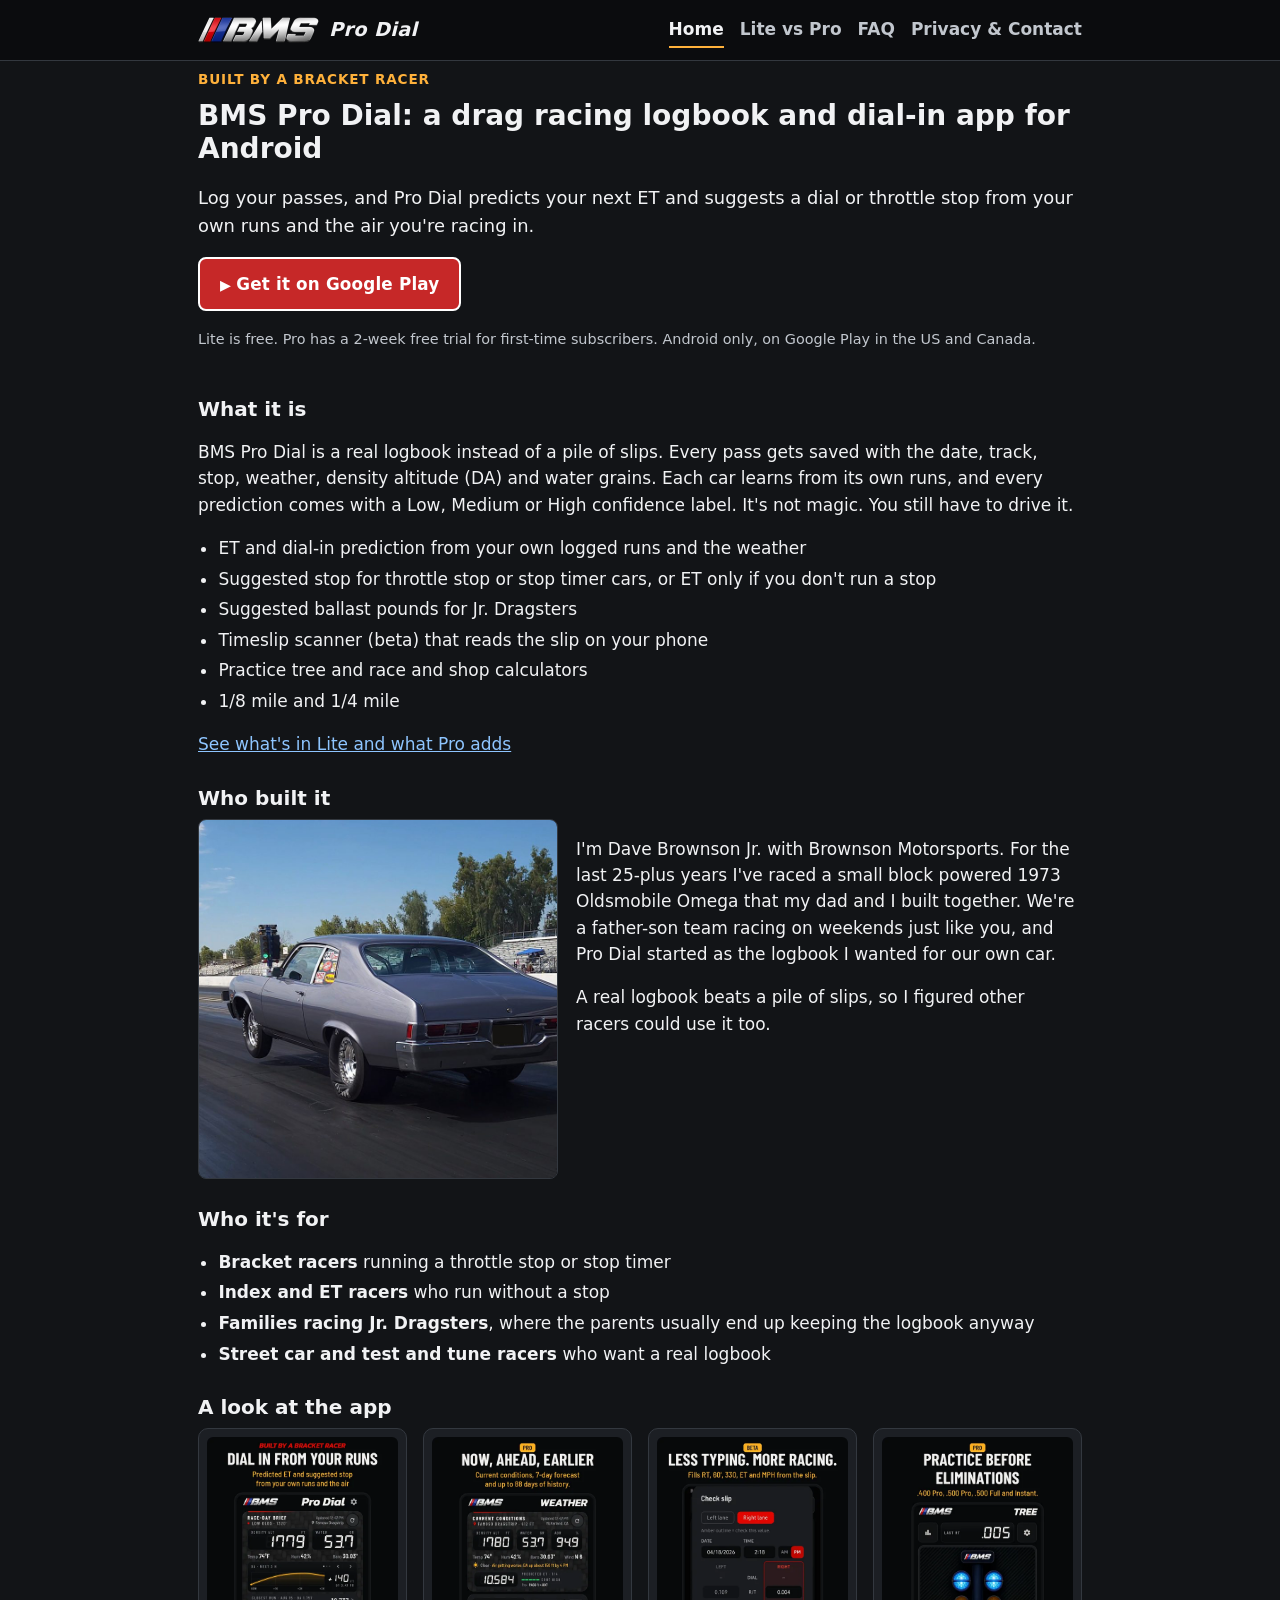
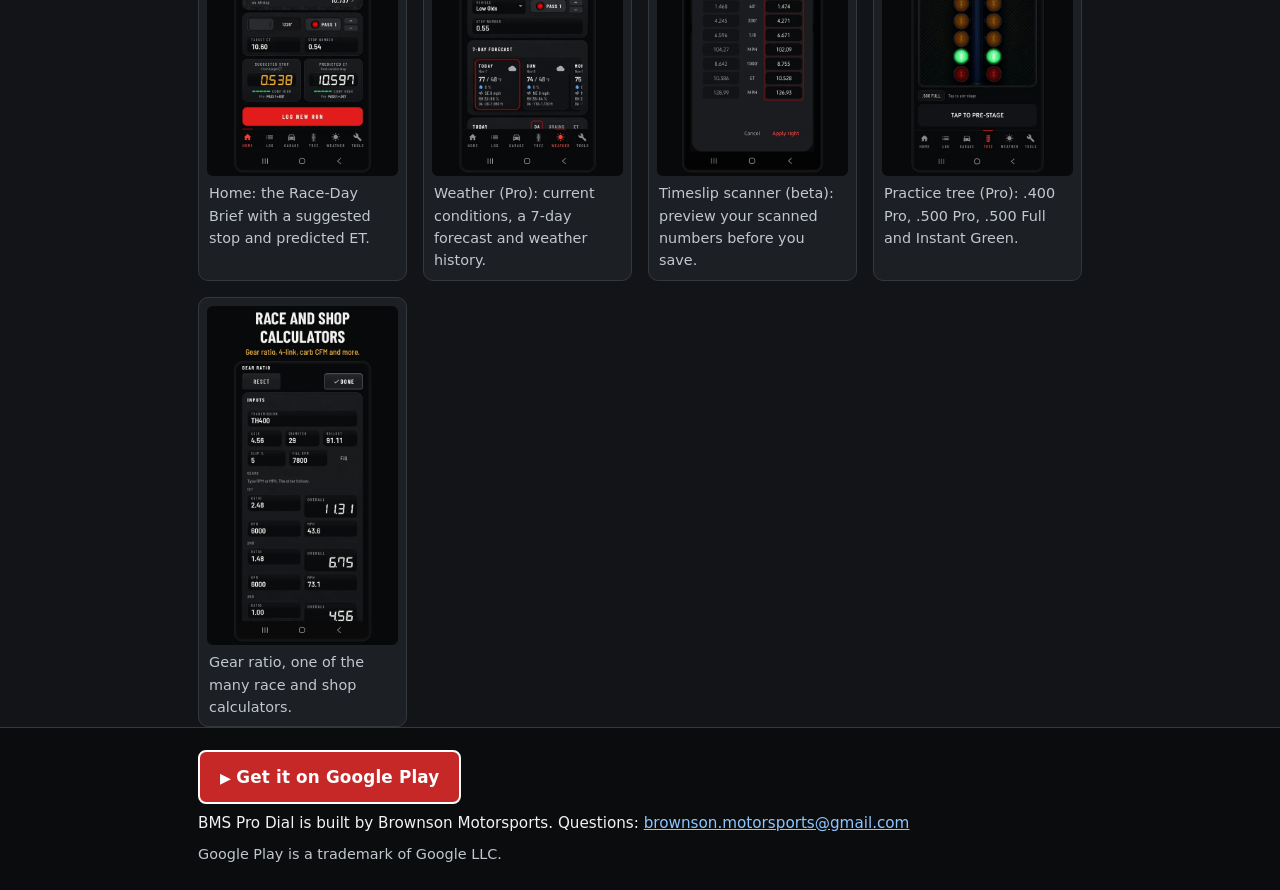
<file: index.html>
<!DOCTYPE html>
<html lang="en">
<head>
<meta charset="utf-8">
<meta name="viewport" content="width=device-width, initial-scale=1">
<title>BMS Pro Dial: Drag Racing Logbook and Dial-In App for Android</title>
<meta name="description" content="BMS Pro Dial is an Android drag racing logbook and ET / dial-in predictor for bracket racers and families racing Jr. Dragsters, built by a bracket racer. Lite is free.">
<link rel="canonical" href="https://brownsonmotorsports.github.io/bms-pro-dial/">
<meta property="og:type" content="website">
<meta property="og:site_name" content="BMS Pro Dial">
<meta property="og:title" content="BMS Pro Dial: Drag Racing Logbook and Dial-In App for Android">
<meta property="og:description" content="BMS Pro Dial is an Android drag racing logbook and ET / dial-in predictor for bracket racers and families racing Jr. Dragsters, built by a bracket racer. Lite is free.">
<meta property="og:url" content="https://brownsonmotorsports.github.io/bms-pro-dial/">
<meta property="og:image" content="https://brownsonmotorsports.github.io/bms-pro-dial/images/og-image.jpg">
<meta property="og:image:width" content="1200">
<meta property="og:image:height" content="630">
<meta property="og:image:alt" content="BMS logo and the words Pro Dial, drag racing logbook and dial-in app for Android, next to the app's Weather screen">
<meta name="twitter:card" content="summary_large_image">
<link rel="icon" href="favicon.ico" sizes="any">
<link rel="icon" type="image/png" sizes="192x192" href="images/icon-192.png">
<link rel="apple-touch-icon" href="apple-touch-icon.png">
<meta name="theme-color" content="#121417">
<link rel="stylesheet" href="style.css">
<script type="application/ld+json">
{
  "@context": "https://schema.org",
  "@type": "SoftwareApplication",
  "name": "BMS Pro Dial",
  "alternateName": "BMS Pro Dial: Drag Racing Log",
  "description": "Android drag racing logbook and ET / dial-in predictor for bracket racers and families racing Jr. Dragsters. Lite is free; Pro is a subscription through Google Play.",
  "operatingSystem": "Android",
  "applicationCategory": "SportsApplication",
  "url": "https://brownsonmotorsports.github.io/bms-pro-dial/",
  "downloadUrl": "https://play.google.com/store/apps/details?id=com.brownsonmotorsports.bmsprodial",
  "installUrl": "https://play.google.com/store/apps/details?id=com.brownsonmotorsports.bmsprodial",
  "publisher": {
    "@type": "Organization",
    "name": "Brownson Motorsports",
    "email": "brownson.motorsports@gmail.com"
  },
  "author": {
    "@type": "Person",
    "name": "Dave Brownson Jr."
  },
  "logo": "https://brownsonmotorsports.github.io/bms-pro-dial/images/bms-logo.png",
  "screenshot": [
    "https://brownsonmotorsports.github.io/bms-pro-dial/images/home-race-day-brief.webp",
    "https://brownsonmotorsports.github.io/bms-pro-dial/images/weather-gps-local.webp",
    "https://brownsonmotorsports.github.io/bms-pro-dial/images/timeslip-scanner-check-slip.webp",
    "https://brownsonmotorsports.github.io/bms-pro-dial/images/practice-tree.webp",
    "https://brownsonmotorsports.github.io/bms-pro-dial/images/gear-ratio-calculator.webp"
  ]
}
</script>
</head>
<body>
<a class="skip" href="#main">Skip to content</a>
<header class="site-head">
<div class="wrap head-row">
<a class="brand" href="index.html"><img class="brand-logo" src="images/bms-logo.png" alt="BMS" width="121" height="26"><span class="brand-name">Pro Dial</span></a>
<nav aria-label="Main"><a href="index.html" aria-current="page">Home</a><a href="features.html">Lite vs Pro</a><a href="faq.html">FAQ</a><a href="privacy.html">Privacy &amp; Contact</a></nav>
</div>
</header>
<main id="main" class="wrap">
<section class="hero">
<p class="kicker">Built by a bracket racer</p>
<h1>BMS Pro Dial: a drag racing logbook and dial-in app for Android</h1>
<p class="lead">Log your passes, and Pro Dial predicts your next ET and suggests a dial or throttle stop from your own runs and the air you're racing in.</p>
<p><a class="play-btn" href="https://play.google.com/store/apps/details?id=com.brownsonmotorsports.bmsprodial">Get it on Google Play</a></p>
<p class="small">Lite is free. Pro has a 2-week free trial for first-time subscribers. Android only, on Google Play in the US and Canada.</p>
</section>

<section>
<h2>What it is</h2>
<p>BMS Pro Dial is a real logbook instead of a pile of slips. Every pass gets saved with the date, track, stop, weather, density altitude (DA) and water grains. Each car learns from its own runs, and every prediction comes with a Low, Medium or High confidence label. It's not magic. You still have to drive it.</p>
<ul>
<li>ET and dial-in prediction from your own logged runs and the weather</li>
<li>Suggested stop for throttle stop or stop timer cars, or ET only if you don't run a stop</li>
<li>Suggested ballast pounds for Jr. Dragsters</li>
<li>Timeslip scanner (beta) that reads the slip on your phone</li>
<li>Practice tree and race and shop calculators</li>
<li>1/8 mile and 1/4 mile</li>
</ul>
<p><a href="features.html">See what's in Lite and what Pro adds</a></p>
</section>

<section>
<h2>Who built it</h2>
<div class="builder">
<figure class="olds-photo"><img src="images/olds-front.jpg" alt="Dave's small block '73 Olds Omega launching" width="800" height="800" loading="lazy"></figure>
<div>
<p>I'm Dave Brownson Jr. with Brownson Motorsports. For the last 25-plus years I've raced a small block powered 1973 Oldsmobile Omega that my dad and I built together. We're a father-son team racing on weekends just like you, and Pro Dial started as the logbook I wanted for our own car.</p>
<p>A real logbook beats a pile of slips, so I figured other racers could use it too.</p>
</div>
</div>
</section>

<section>
<h2>Who it's for</h2>
<ul>
<li><strong>Bracket racers</strong> running a throttle stop or stop timer</li>
<li><strong>Index and ET racers</strong> who run without a stop</li>
<li><strong>Families racing Jr. Dragsters</strong>, where the parents usually end up keeping the logbook anyway</li>
<li><strong>Street car and test and tune racers</strong> who want a real logbook</li>
</ul>
</section>

<section>
<h2>A look at the app</h2>
<div class="shots">
<figure class="shot"><img src="images/home-race-day-brief.webp" alt="BMS Pro Dial Home screen with the Race-Day Brief at Famoso Dragstrip: density altitude, water grains, a 3-hour DA trend, suggested stop and predicted ET, each with a High confidence label" width="540" height="960" loading="lazy"><figcaption>Home: the Race-Day Brief with a suggested stop and predicted ET.</figcaption></figure>
<figure class="shot"><img src="images/weather-gps-local.webp" alt="BMS Pro Dial Weather tab showing current conditions at Famoso Dragstrip with density altitude, water grains, temp, humidity, baro and wind, plus a 7-day forecast" width="540" height="960" loading="lazy"><figcaption>Weather (Pro): current conditions, a 7-day forecast and weather history.</figcaption></figure>
<figure class="shot"><img src="images/timeslip-scanner-check-slip.webp" alt="Check slip screen in BMS Pro Dial showing left and right lane timeslip numbers side by side, from reaction time to quarter mile ET and MPH" width="540" height="960" loading="lazy"><figcaption>Timeslip scanner (beta): preview your scanned numbers before you save.</figcaption></figure>
<figure class="shot"><img src="images/practice-tree.webp" alt="BMS Pro Dial practice tree screen with a full Christmas tree and last reaction time readout" width="540" height="960" loading="lazy"><figcaption>Practice tree (Pro): .400 Pro, .500 Pro, .500 Full and Instant Green.</figcaption></figure>
<figure class="shot"><img src="images/gear-ratio-calculator.webp" alt="BMS Pro Dial gear ratio calculator showing transmission, axle ratio, tire diameter and RPM to MPH for each gear" width="540" height="960" loading="lazy"><figcaption>Gear ratio, one of the many race and shop calculators.</figcaption></figure>
</div>
</section>

</main>
<footer class="site-foot">
<div class="wrap">
<p><a class="play-btn" href="https://play.google.com/store/apps/details?id=com.brownsonmotorsports.bmsprodial">Get it on Google Play</a></p>
<p>BMS Pro Dial is built by Brownson Motorsports. Questions: <a href="mailto:brownson.motorsports@gmail.com">brownson.motorsports@gmail.com</a></p>
<p class="small">Google Play is a trademark of Google LLC.</p>
</div>
</footer>
</body>
</html>
</file>
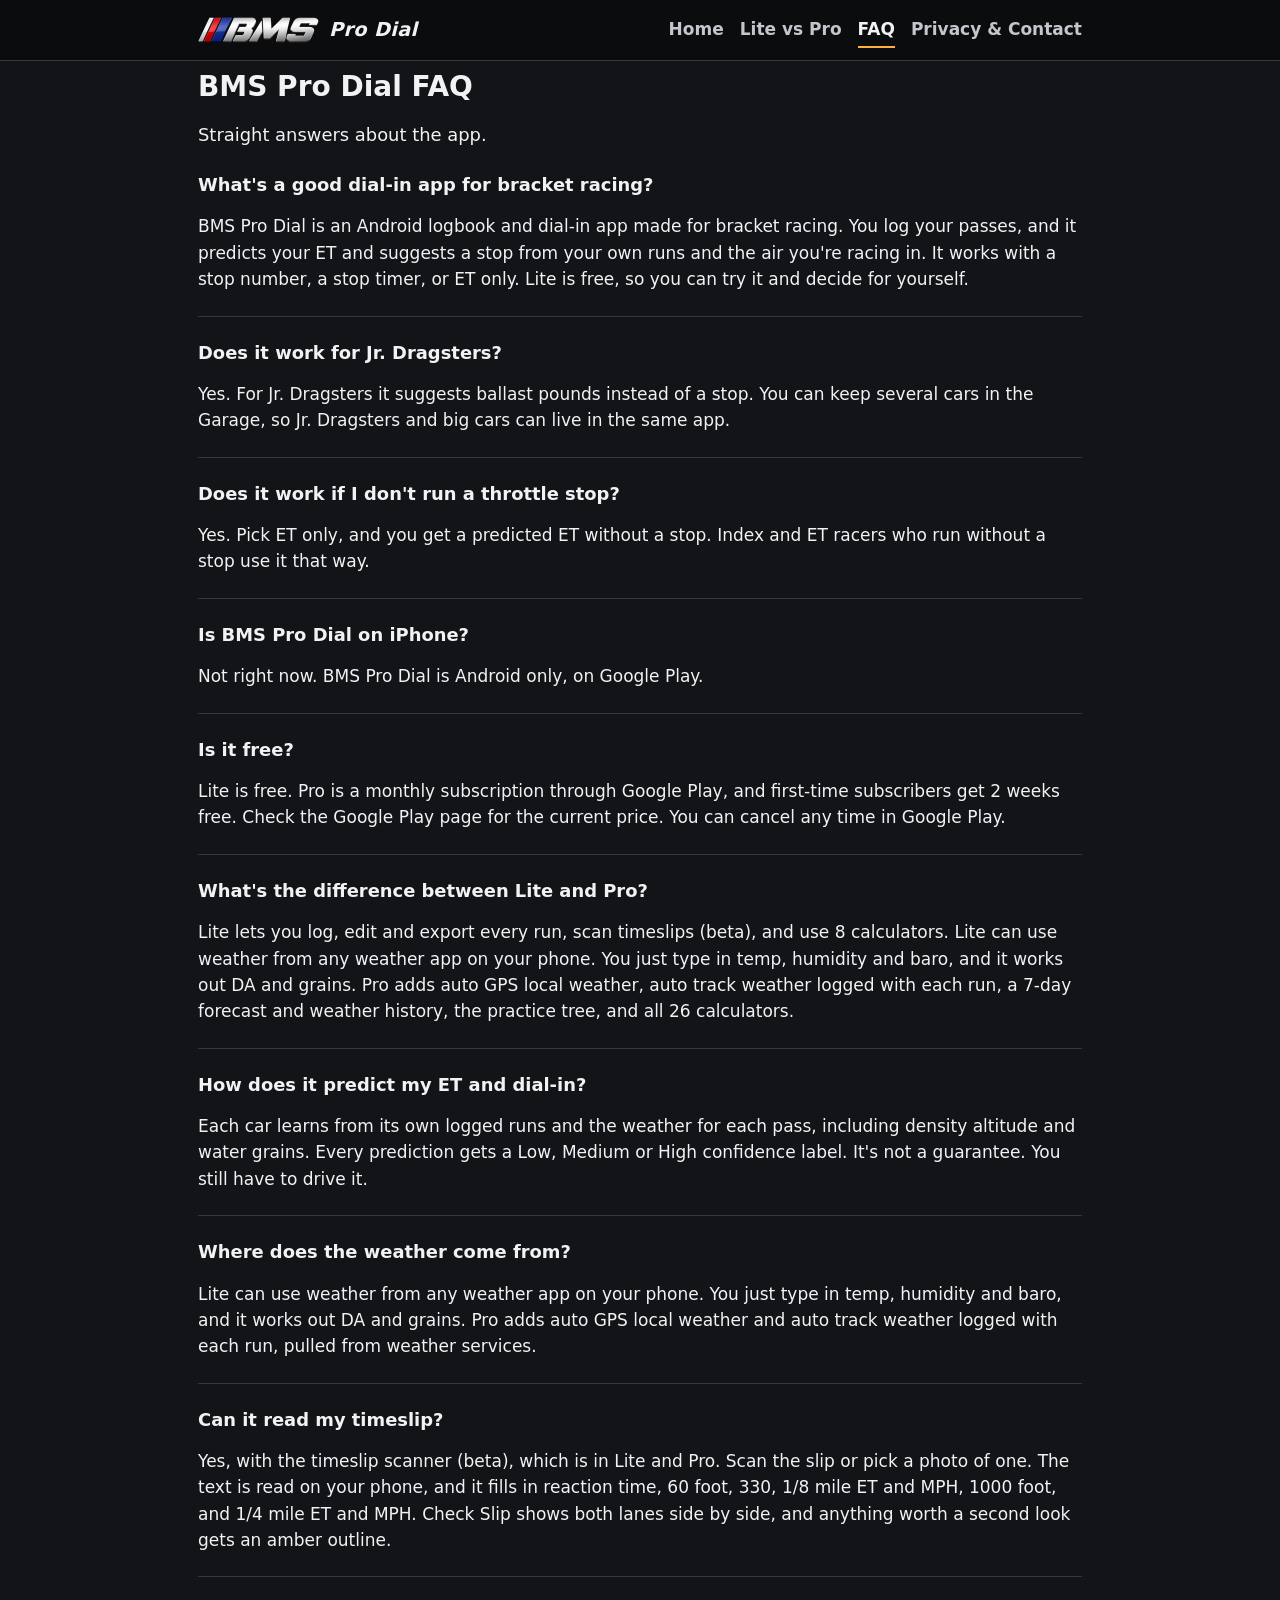
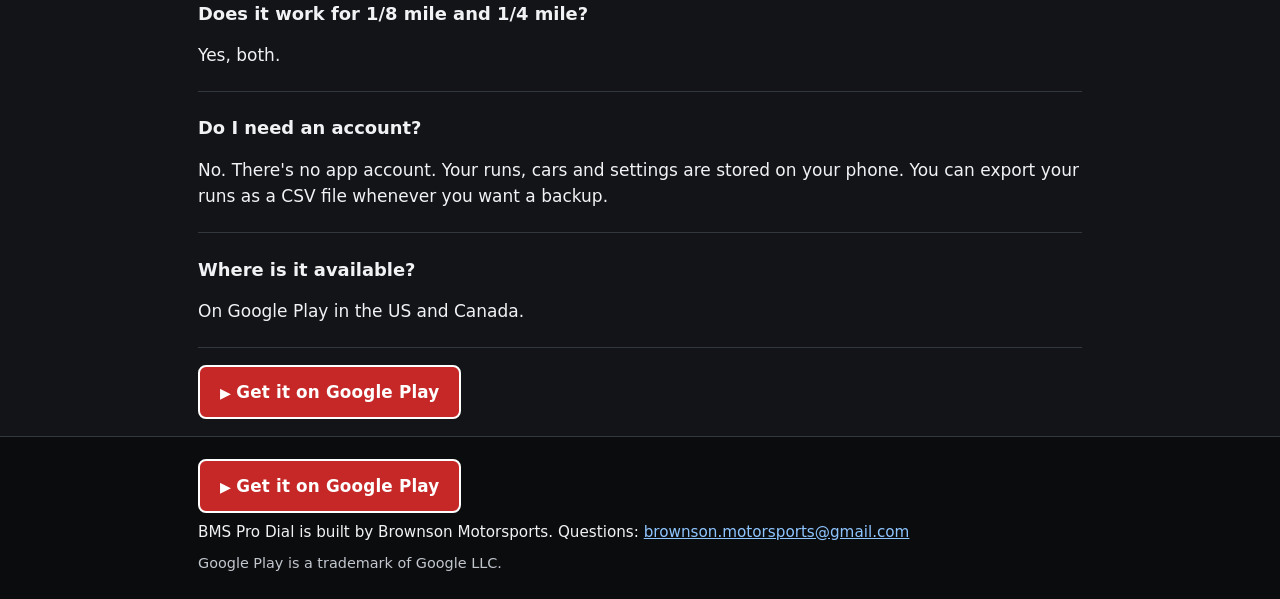
<file: faq.html>
<!DOCTYPE html>
<html lang="en">
<head>
<meta charset="utf-8">
<meta name="viewport" content="width=device-width, initial-scale=1">
<title>BMS Pro Dial FAQ: Dial-In, Jr. Dragsters, Weather and More</title>
<meta name="description" content="Plain answers about BMS Pro Dial: Jr. Dragsters, throttle stop or ET only, iPhone, Lite vs Pro, the 2-week Pro trial, how predictions work, and where it is available.">
<link rel="canonical" href="https://brownsonmotorsports.github.io/bms-pro-dial/faq.html">
<meta property="og:type" content="website">
<meta property="og:site_name" content="BMS Pro Dial">
<meta property="og:title" content="BMS Pro Dial FAQ: Dial-In, Jr. Dragsters, Weather and More">
<meta property="og:description" content="Plain answers about BMS Pro Dial: Jr. Dragsters, throttle stop or ET only, iPhone, Lite vs Pro, the 2-week Pro trial, how predictions work, and where it is available.">
<meta property="og:url" content="https://brownsonmotorsports.github.io/bms-pro-dial/faq.html">
<meta property="og:image" content="https://brownsonmotorsports.github.io/bms-pro-dial/images/og-image.jpg">
<meta property="og:image:width" content="1200">
<meta property="og:image:height" content="630">
<meta property="og:image:alt" content="BMS logo and the words Pro Dial, drag racing logbook and dial-in app for Android, next to the app's Weather screen">
<meta name="twitter:card" content="summary_large_image">
<link rel="icon" href="favicon.ico" sizes="any">
<link rel="icon" type="image/png" sizes="192x192" href="images/icon-192.png">
<link rel="apple-touch-icon" href="apple-touch-icon.png">
<meta name="theme-color" content="#121417">
<link rel="stylesheet" href="style.css">
<script type="application/ld+json">
{
  "@context": "https://schema.org",
  "@type": "FAQPage",
  "mainEntity": [
    {
      "@type": "Question",
      "name": "What's a good dial-in app for bracket racing?",
      "acceptedAnswer": {
        "@type": "Answer",
        "text": "BMS Pro Dial is an Android logbook and dial-in app made for bracket racing. You log your passes, and it predicts your ET and suggests a stop from your own runs and the air you're racing in. It works with a stop number, a stop timer, or ET only. Lite is free, so you can try it and decide for yourself."
      }
    },
    {
      "@type": "Question",
      "name": "Does it work for Jr. Dragsters?",
      "acceptedAnswer": {
        "@type": "Answer",
        "text": "Yes. For Jr. Dragsters it suggests ballast pounds instead of a stop. You can keep several cars in the Garage, so Jr. Dragsters and big cars can live in the same app."
      }
    },
    {
      "@type": "Question",
      "name": "Does it work if I don't run a throttle stop?",
      "acceptedAnswer": {
        "@type": "Answer",
        "text": "Yes. Pick ET only, and you get a predicted ET without a stop. Index and ET racers who run without a stop use it that way."
      }
    },
    {
      "@type": "Question",
      "name": "Is BMS Pro Dial on iPhone?",
      "acceptedAnswer": {
        "@type": "Answer",
        "text": "Not right now. BMS Pro Dial is Android only, on Google Play."
      }
    },
    {
      "@type": "Question",
      "name": "Is it free?",
      "acceptedAnswer": {
        "@type": "Answer",
        "text": "Lite is free. Pro is a monthly subscription through Google Play, and first-time subscribers get 2 weeks free. Check the Google Play page for the current price. You can cancel any time in Google Play."
      }
    },
    {
      "@type": "Question",
      "name": "What's the difference between Lite and Pro?",
      "acceptedAnswer": {
        "@type": "Answer",
        "text": "Lite lets you log, edit and export every run, scan timeslips (beta), and use 8 calculators. Lite can use weather from any weather app on your phone. You just type in temp, humidity and baro, and it works out DA and grains. Pro adds auto GPS local weather, auto track weather logged with each run, a 7-day forecast and weather history, the practice tree, and all 26 calculators."
      }
    },
    {
      "@type": "Question",
      "name": "How does it predict my ET and dial-in?",
      "acceptedAnswer": {
        "@type": "Answer",
        "text": "Each car learns from its own logged runs and the weather for each pass, including density altitude and water grains. Every prediction gets a Low, Medium or High confidence label. It's not a guarantee. You still have to drive it."
      }
    },
    {
      "@type": "Question",
      "name": "Where does the weather come from?",
      "acceptedAnswer": {
        "@type": "Answer",
        "text": "Lite can use weather from any weather app on your phone. You just type in temp, humidity and baro, and it works out DA and grains. Pro adds auto GPS local weather and auto track weather logged with each run, pulled from weather services."
      }
    },
    {
      "@type": "Question",
      "name": "Can it read my timeslip?",
      "acceptedAnswer": {
        "@type": "Answer",
        "text": "Yes, with the timeslip scanner (beta), which is in Lite and Pro. Scan the slip or pick a photo of one. The text is read on your phone, and it fills in reaction time, 60 foot, 330, 1/8 mile ET and MPH, 1000 foot, and 1/4 mile ET and MPH. Check Slip shows both lanes side by side, and anything worth a second look gets an amber outline."
      }
    },
    {
      "@type": "Question",
      "name": "Does it work for 1/8 mile and 1/4 mile?",
      "acceptedAnswer": {
        "@type": "Answer",
        "text": "Yes, both."
      }
    },
    {
      "@type": "Question",
      "name": "Do I need an account?",
      "acceptedAnswer": {
        "@type": "Answer",
        "text": "No. There's no app account. Your runs, cars and settings are stored on your phone. You can export your runs as a CSV file whenever you want a backup."
      }
    },
    {
      "@type": "Question",
      "name": "Where is it available?",
      "acceptedAnswer": {
        "@type": "Answer",
        "text": "On Google Play in the US and Canada."
      }
    }
  ]
}
</script>
</head>
<body>
<a class="skip" href="#main">Skip to content</a>
<header class="site-head">
<div class="wrap head-row">
<a class="brand" href="index.html"><img class="brand-logo" src="images/bms-logo.png" alt="BMS" width="121" height="26"><span class="brand-name">Pro Dial</span></a>
<nav aria-label="Main"><a href="index.html">Home</a><a href="features.html">Lite vs Pro</a><a href="faq.html" aria-current="page">FAQ</a><a href="privacy.html">Privacy &amp; Contact</a></nav>
</div>
</header>
<main id="main" class="wrap">
<h1>BMS Pro Dial FAQ</h1>
<p class="lead">Straight answers about the app.</p>
<section class="qa" id="q1"><h2>What&#x27;s a good dial-in app for bracket racing?</h2><p>BMS Pro Dial is an Android logbook and dial-in app made for bracket racing. You log your passes, and it predicts your ET and suggests a stop from your own runs and the air you&#x27;re racing in. It works with a stop number, a stop timer, or ET only. Lite is free, so you can try it and decide for yourself.</p></section><section class="qa" id="q2"><h2>Does it work for Jr. Dragsters?</h2><p>Yes. For Jr. Dragsters it suggests ballast pounds instead of a stop. You can keep several cars in the Garage, so Jr. Dragsters and big cars can live in the same app.</p></section><section class="qa" id="q3"><h2>Does it work if I don&#x27;t run a throttle stop?</h2><p>Yes. Pick ET only, and you get a predicted ET without a stop. Index and ET racers who run without a stop use it that way.</p></section><section class="qa" id="q4"><h2>Is BMS Pro Dial on iPhone?</h2><p>Not right now. BMS Pro Dial is Android only, on Google Play.</p></section><section class="qa" id="q5"><h2>Is it free?</h2><p>Lite is free. Pro is a monthly subscription through Google Play, and first-time subscribers get 2 weeks free. Check the Google Play page for the current price. You can cancel any time in Google Play.</p></section><section class="qa" id="q6"><h2>What&#x27;s the difference between Lite and Pro?</h2><p>Lite lets you log, edit and export every run, scan timeslips (beta), and use 8 calculators. Lite can use weather from any weather app on your phone. You just type in temp, humidity and baro, and it works out DA and grains. Pro adds auto GPS local weather, auto track weather logged with each run, a 7-day forecast and weather history, the practice tree, and all 26 calculators.</p></section><section class="qa" id="q7"><h2>How does it predict my ET and dial-in?</h2><p>Each car learns from its own logged runs and the weather for each pass, including density altitude and water grains. Every prediction gets a Low, Medium or High confidence label. It&#x27;s not a guarantee. You still have to drive it.</p></section><section class="qa" id="q8"><h2>Where does the weather come from?</h2><p>Lite can use weather from any weather app on your phone. You just type in temp, humidity and baro, and it works out DA and grains. Pro adds auto GPS local weather and auto track weather logged with each run, pulled from weather services.</p></section><section class="qa" id="q9"><h2>Can it read my timeslip?</h2><p>Yes, with the timeslip scanner (beta), which is in Lite and Pro. Scan the slip or pick a photo of one. The text is read on your phone, and it fills in reaction time, 60 foot, 330, 1/8 mile ET and MPH, 1000 foot, and 1/4 mile ET and MPH. Check Slip shows both lanes side by side, and anything worth a second look gets an amber outline.</p></section><section class="qa" id="q10"><h2>Does it work for 1/8 mile and 1/4 mile?</h2><p>Yes, both.</p></section><section class="qa" id="q11"><h2>Do I need an account?</h2><p>No. There&#x27;s no app account. Your runs, cars and settings are stored on your phone. You can export your runs as a CSV file whenever you want a backup.</p></section><section class="qa" id="q12"><h2>Where is it available?</h2><p>On Google Play in the US and Canada.</p></section>
<p><a class="play-btn" href="https://play.google.com/store/apps/details?id=com.brownsonmotorsports.bmsprodial">Get it on Google Play</a></p>

</main>
<footer class="site-foot">
<div class="wrap">
<p><a class="play-btn" href="https://play.google.com/store/apps/details?id=com.brownsonmotorsports.bmsprodial">Get it on Google Play</a></p>
<p>BMS Pro Dial is built by Brownson Motorsports. Questions: <a href="mailto:brownson.motorsports@gmail.com">brownson.motorsports@gmail.com</a></p>
<p class="small">Google Play is a trademark of Google LLC.</p>
</div>
</footer>
</body>
</html>
</file>
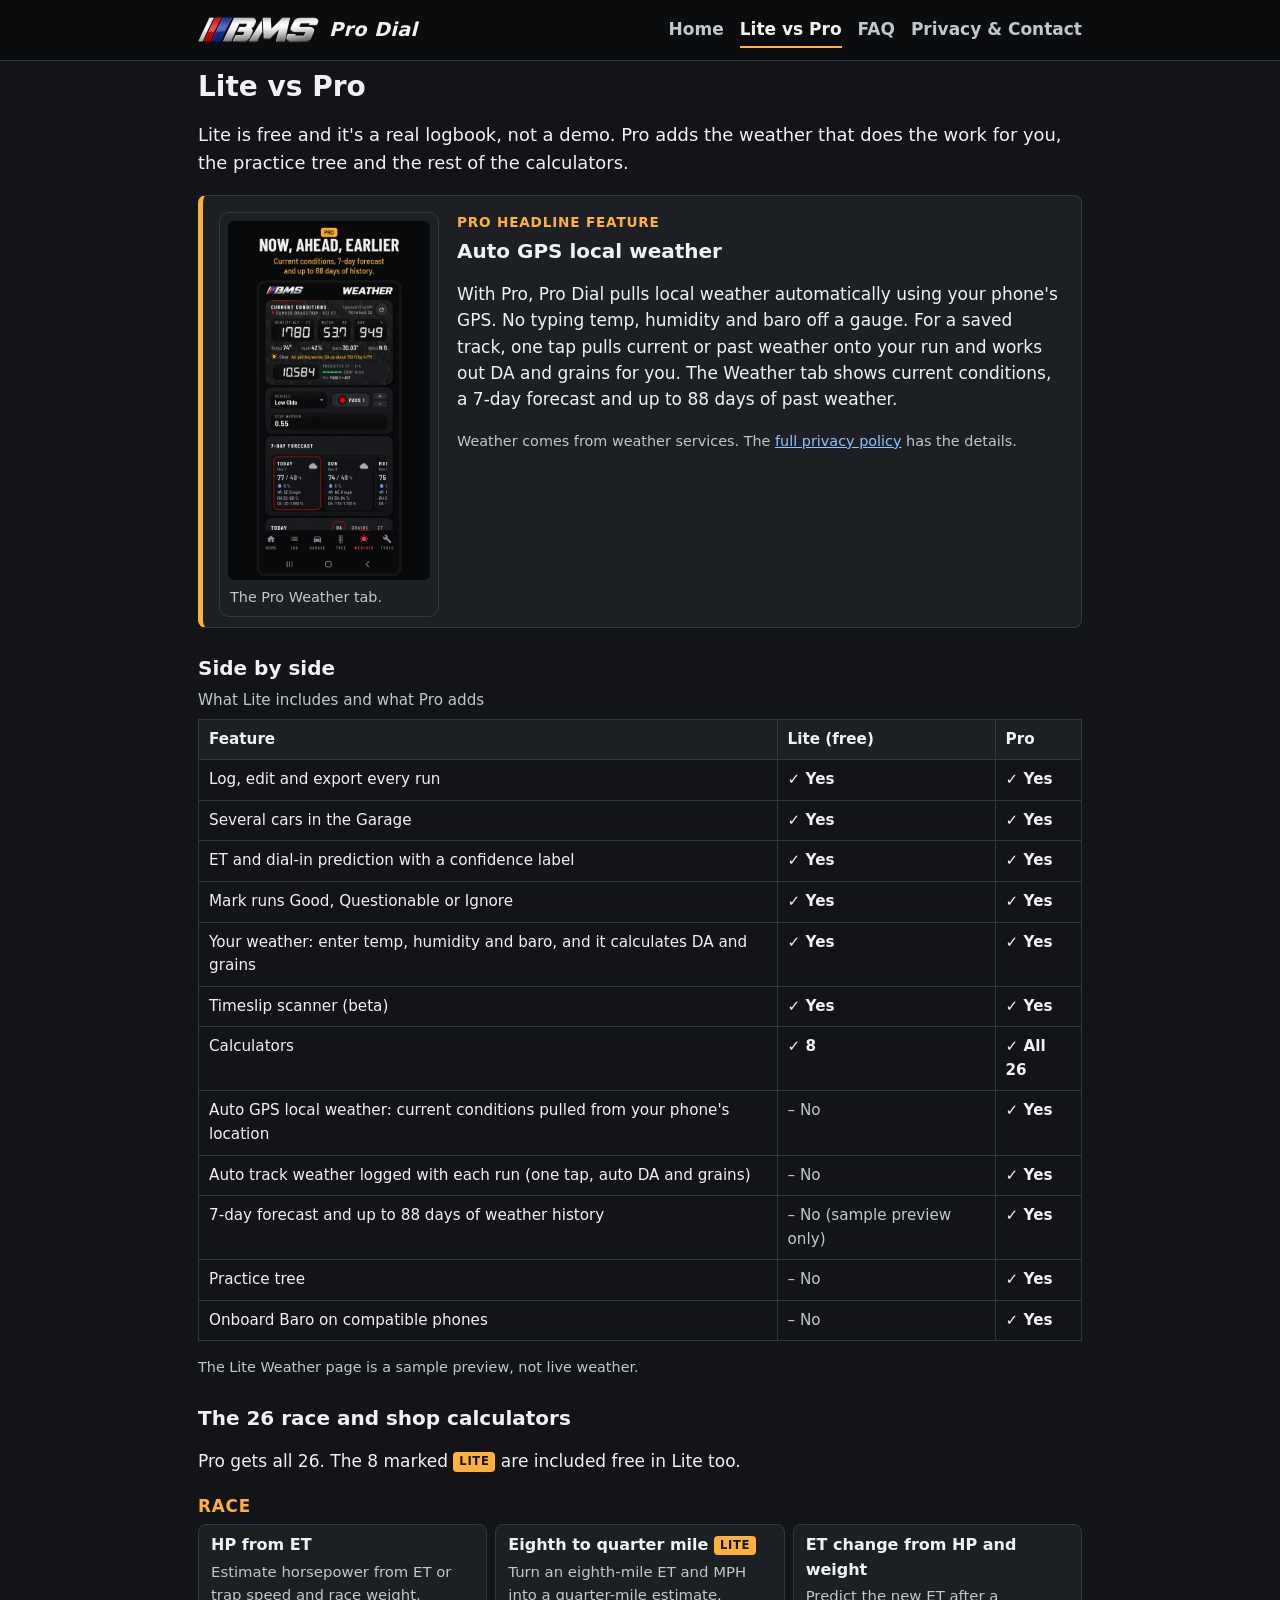
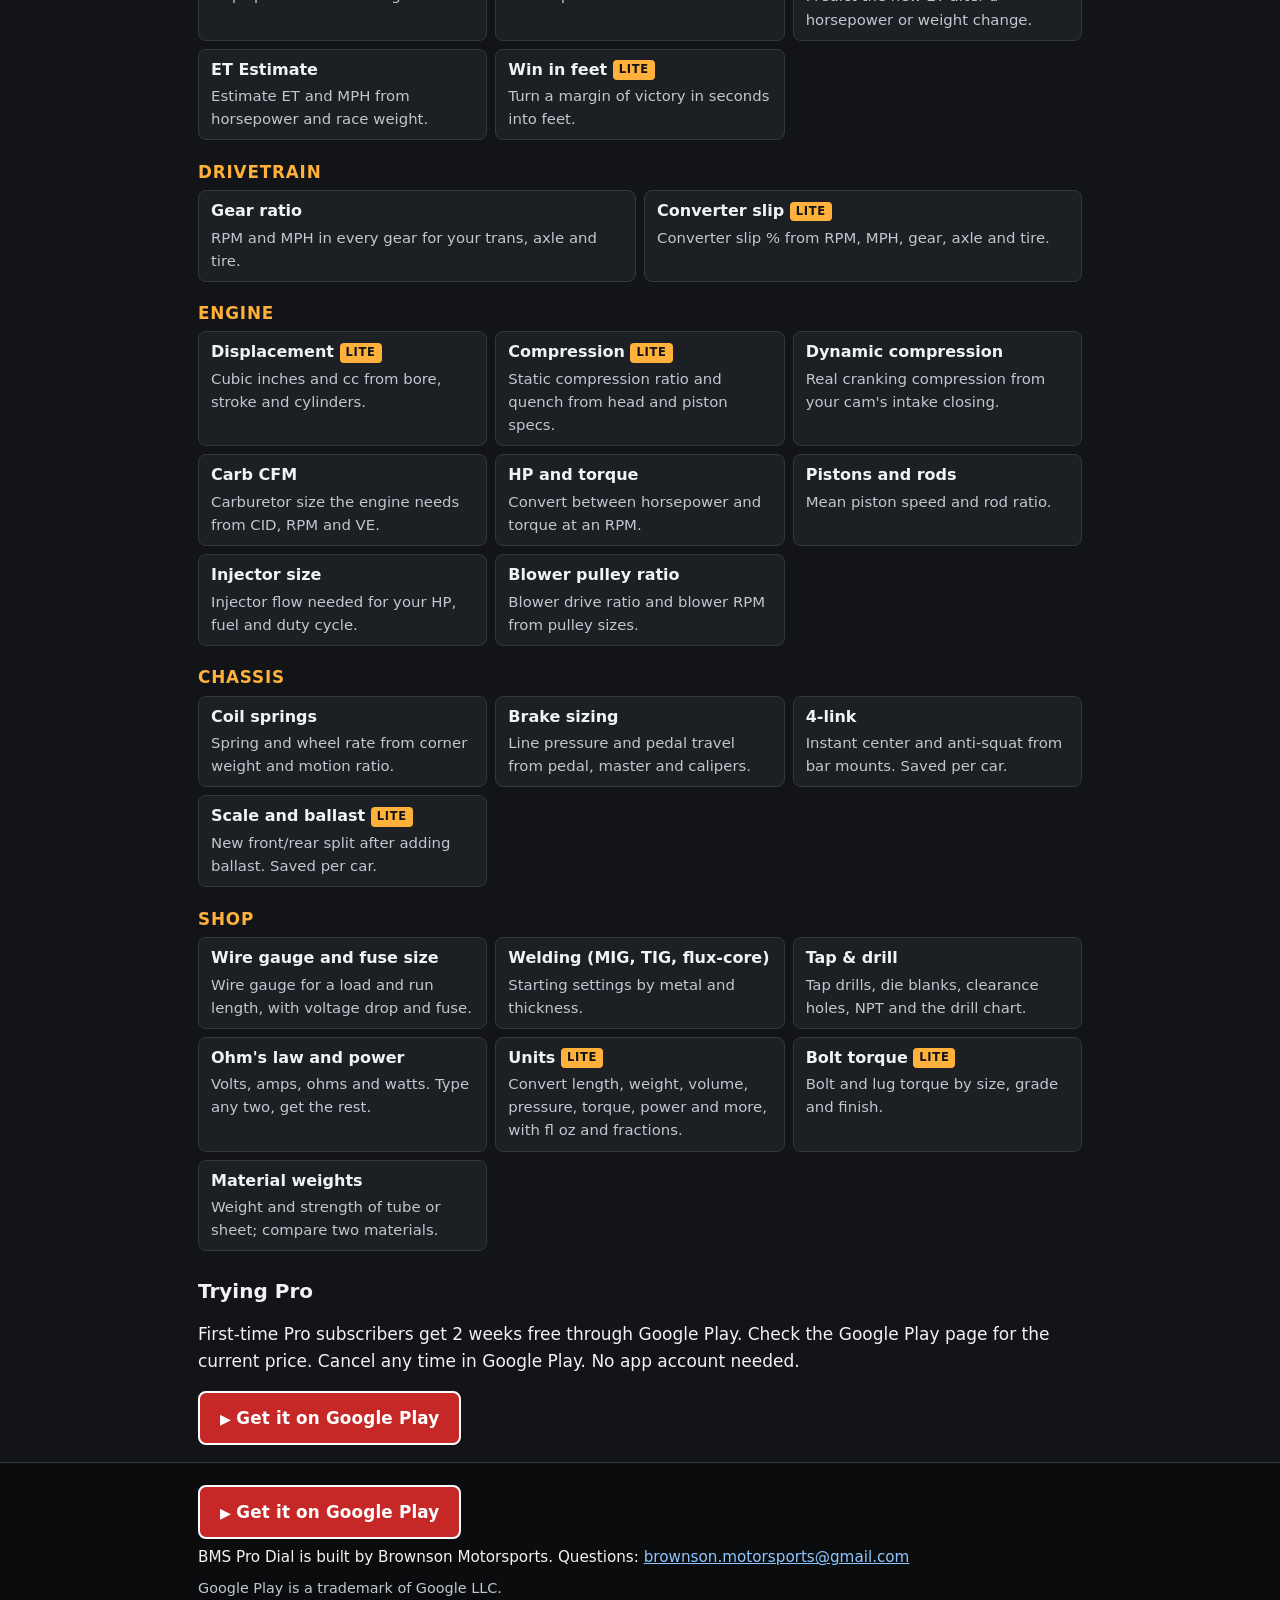
<file: features.html>
<!DOCTYPE html>
<html lang="en">
<head>
<meta charset="utf-8">
<meta name="viewport" content="width=device-width, initial-scale=1">
<title>Lite vs Pro: BMS Pro Dial Features</title>
<meta name="description" content="What the free Lite version of BMS Pro Dial includes and what Pro adds: auto GPS local weather, auto track weather with each run, forecast and history, practice tree and 26 calculators.">
<link rel="canonical" href="https://brownsonmotorsports.github.io/bms-pro-dial/features.html">
<meta property="og:type" content="website">
<meta property="og:site_name" content="BMS Pro Dial">
<meta property="og:title" content="Lite vs Pro: BMS Pro Dial Features">
<meta property="og:description" content="What the free Lite version of BMS Pro Dial includes and what Pro adds: auto GPS local weather, auto track weather with each run, forecast and history, practice tree and 26 calculators.">
<meta property="og:url" content="https://brownsonmotorsports.github.io/bms-pro-dial/features.html">
<meta property="og:image" content="https://brownsonmotorsports.github.io/bms-pro-dial/images/og-image.jpg">
<meta property="og:image:width" content="1200">
<meta property="og:image:height" content="630">
<meta property="og:image:alt" content="BMS logo and the words Pro Dial, drag racing logbook and dial-in app for Android, next to the app's Weather screen">
<meta name="twitter:card" content="summary_large_image">
<link rel="icon" href="favicon.ico" sizes="any">
<link rel="icon" type="image/png" sizes="192x192" href="images/icon-192.png">
<link rel="apple-touch-icon" href="apple-touch-icon.png">
<meta name="theme-color" content="#121417">
<link rel="stylesheet" href="style.css">
</head>
<body>
<a class="skip" href="#main">Skip to content</a>
<header class="site-head">
<div class="wrap head-row">
<a class="brand" href="index.html"><img class="brand-logo" src="images/bms-logo.png" alt="BMS" width="121" height="26"><span class="brand-name">Pro Dial</span></a>
<nav aria-label="Main"><a href="index.html">Home</a><a href="features.html" aria-current="page">Lite vs Pro</a><a href="faq.html">FAQ</a><a href="privacy.html">Privacy &amp; Contact</a></nav>
</div>
</header>
<main id="main" class="wrap">
<h1>Lite vs Pro</h1>
<p class="lead">Lite is free and it's a real logbook, not a demo. Pro adds the weather that does the work for you, the practice tree and the rest of the calculators.</p>

<section class="headline">
<div class="headline-grid">
<figure class="shot headline-shot"><img src="images/weather-gps-local.webp" alt="BMS Pro Dial Weather tab showing current conditions at Famoso Dragstrip with density altitude, water grains, temp, humidity, baro and wind, plus a 7-day forecast" width="540" height="960"><figcaption>The Pro Weather tab.</figcaption></figure>
<div>
<p class="kicker">Pro headline feature</p>
<h2>Auto GPS local weather</h2>
<p>With Pro, Pro Dial pulls local weather automatically using your phone's GPS. No typing temp, humidity and baro off a gauge. For a saved track, one tap pulls current or past weather onto your run and works out DA and grains for you. The Weather tab shows current conditions, a 7-day forecast and up to 88 days of past weather.</p>
<p class="small">Weather comes from weather services. The <a href="https://docs.google.com/document/d/e/2PACX-1vQUaiBq6JSLtTSQjdzYVbl11FhaLXlGOtnTRpSNBzc0hlwMMgNGZH_if-6S7GwuutPNWNP2JfP5aX7R/pub">full privacy policy</a> has the details.</p>
</div>
</div>
</section>

<section>
<h2>Side by side</h2>
<div class="table-wrap">
<table>
<caption>What Lite includes and what Pro adds</caption>
<thead><tr><th scope="col">Feature</th><th scope="col">Lite (free)</th><th scope="col">Pro</th></tr></thead>
<tbody><tr><th scope="row">Log, edit and export every run</th><td class="yes"><span aria-hidden="true">&#10003; </span>Yes</td><td class="yes"><span aria-hidden="true">&#10003; </span>Yes</td></tr><tr><th scope="row">Several cars in the Garage</th><td class="yes"><span aria-hidden="true">&#10003; </span>Yes</td><td class="yes"><span aria-hidden="true">&#10003; </span>Yes</td></tr><tr><th scope="row">ET and dial-in prediction with a confidence label</th><td class="yes"><span aria-hidden="true">&#10003; </span>Yes</td><td class="yes"><span aria-hidden="true">&#10003; </span>Yes</td></tr><tr><th scope="row">Mark runs Good, Questionable or Ignore</th><td class="yes"><span aria-hidden="true">&#10003; </span>Yes</td><td class="yes"><span aria-hidden="true">&#10003; </span>Yes</td></tr><tr><th scope="row">Your weather: enter temp, humidity and baro, and it calculates DA and grains</th><td class="yes"><span aria-hidden="true">&#10003; </span>Yes</td><td class="yes"><span aria-hidden="true">&#10003; </span>Yes</td></tr><tr><th scope="row">Timeslip scanner (beta)</th><td class="yes"><span aria-hidden="true">&#10003; </span>Yes</td><td class="yes"><span aria-hidden="true">&#10003; </span>Yes</td></tr><tr><th scope="row">Calculators</th><td class="yes"><span aria-hidden="true">&#10003; </span>8</td><td class="yes"><span aria-hidden="true">&#10003; </span>All 26</td></tr><tr><th scope="row">Auto GPS local weather: current conditions pulled from your phone's location</th><td class="no"><span aria-hidden="true">&ndash; </span>No</td><td class="yes"><span aria-hidden="true">&#10003; </span>Yes</td></tr><tr><th scope="row">Auto track weather logged with each run (one tap, auto DA and grains)</th><td class="no"><span aria-hidden="true">&ndash; </span>No</td><td class="yes"><span aria-hidden="true">&#10003; </span>Yes</td></tr><tr><th scope="row">7-day forecast and up to 88 days of weather history</th><td class="no"><span aria-hidden="true">&ndash; </span>No (sample preview only)</td><td class="yes"><span aria-hidden="true">&#10003; </span>Yes</td></tr><tr><th scope="row">Practice tree</th><td class="no"><span aria-hidden="true">&ndash; </span>No</td><td class="yes"><span aria-hidden="true">&#10003; </span>Yes</td></tr><tr><th scope="row">Onboard Baro on compatible phones</th><td class="no"><span aria-hidden="true">&ndash; </span>No</td><td class="yes"><span aria-hidden="true">&#10003; </span>Yes</td></tr></tbody>
</table>
</div>
<p class="small">The Lite Weather page is a sample preview, not live weather.</p>
</section>

<section>
<h2>The 26 race and shop calculators</h2>
<p>Pro gets all 26. The 8 marked <span class="tier">Lite</span> are included free in Lite too.</p>
<h3 class="calc-group">Race</h3>
<div class="calcs">
<div class="calc"><h4>HP from ET</h4><p>Estimate horsepower from ET or trap speed and race weight.</p></div>
<div class="calc"><h4>Eighth to quarter mile <span class="tier">Lite</span></h4><p>Turn an eighth-mile ET and MPH into a quarter-mile estimate.</p></div>
<div class="calc"><h4>ET change from HP and weight</h4><p>Predict the new ET after a horsepower or weight change.</p></div>
<div class="calc"><h4>ET Estimate</h4><p>Estimate ET and MPH from horsepower and race weight.</p></div>
<div class="calc"><h4>Win in feet <span class="tier">Lite</span></h4><p>Turn a margin of victory in seconds into feet.</p></div>
</div>
<h3 class="calc-group">Drivetrain</h3>
<div class="calcs">
<div class="calc"><h4>Gear ratio</h4><p>RPM and MPH in every gear for your trans, axle and tire.</p></div>
<div class="calc"><h4>Converter slip <span class="tier">Lite</span></h4><p>Converter slip % from RPM, MPH, gear, axle and tire.</p></div>
</div>
<h3 class="calc-group">Engine</h3>
<div class="calcs">
<div class="calc"><h4>Displacement <span class="tier">Lite</span></h4><p>Cubic inches and cc from bore, stroke and cylinders.</p></div>
<div class="calc"><h4>Compression <span class="tier">Lite</span></h4><p>Static compression ratio and quench from head and piston specs.</p></div>
<div class="calc"><h4>Dynamic compression</h4><p>Real cranking compression from your cam's intake closing.</p></div>
<div class="calc"><h4>Carb CFM</h4><p>Carburetor size the engine needs from CID, RPM and VE.</p></div>
<div class="calc"><h4>HP and torque</h4><p>Convert between horsepower and torque at an RPM.</p></div>
<div class="calc"><h4>Pistons and rods</h4><p>Mean piston speed and rod ratio.</p></div>
<div class="calc"><h4>Injector size</h4><p>Injector flow needed for your HP, fuel and duty cycle.</p></div>
<div class="calc"><h4>Blower pulley ratio</h4><p>Blower drive ratio and blower RPM from pulley sizes.</p></div>
</div>
<h3 class="calc-group">Chassis</h3>
<div class="calcs">
<div class="calc"><h4>Coil springs</h4><p>Spring and wheel rate from corner weight and motion ratio.</p></div>
<div class="calc"><h4>Brake sizing</h4><p>Line pressure and pedal travel from pedal, master and calipers.</p></div>
<div class="calc"><h4>4-link</h4><p>Instant center and anti-squat from bar mounts. Saved per car.</p></div>
<div class="calc"><h4>Scale and ballast <span class="tier">Lite</span></h4><p>New front/rear split after adding ballast. Saved per car.</p></div>
</div>
<h3 class="calc-group">Shop</h3>
<div class="calcs">
<div class="calc"><h4>Wire gauge and fuse size</h4><p>Wire gauge for a load and run length, with voltage drop and fuse.</p></div>
<div class="calc"><h4>Welding (MIG, TIG, flux-core)</h4><p>Starting settings by metal and thickness.</p></div>
<div class="calc"><h4>Tap &amp; drill</h4><p>Tap drills, die blanks, clearance holes, NPT and the drill chart.</p></div>
<div class="calc"><h4>Ohm's law and power</h4><p>Volts, amps, ohms and watts. Type any two, get the rest.</p></div>
<div class="calc"><h4>Units <span class="tier">Lite</span></h4><p>Convert length, weight, volume, pressure, torque, power and more, with fl oz and fractions.</p></div>
<div class="calc"><h4>Bolt torque <span class="tier">Lite</span></h4><p>Bolt and lug torque by size, grade and finish.</p></div>
<div class="calc"><h4>Material weights</h4><p>Weight and strength of tube or sheet; compare two materials.</p></div>
</div>
</section>

<section>
<h2>Trying Pro</h2>
<p>First-time Pro subscribers get 2 weeks free through Google Play. Check the Google Play page for the current price. Cancel any time in Google Play. No app account needed.</p>
<p><a class="play-btn" href="https://play.google.com/store/apps/details?id=com.brownsonmotorsports.bmsprodial">Get it on Google Play</a></p>
</section>

</main>
<footer class="site-foot">
<div class="wrap">
<p><a class="play-btn" href="https://play.google.com/store/apps/details?id=com.brownsonmotorsports.bmsprodial">Get it on Google Play</a></p>
<p>BMS Pro Dial is built by Brownson Motorsports. Questions: <a href="mailto:brownson.motorsports@gmail.com">brownson.motorsports@gmail.com</a></p>
<p class="small">Google Play is a trademark of Google LLC.</p>
</div>
</footer>
</body>
</html>
</file>
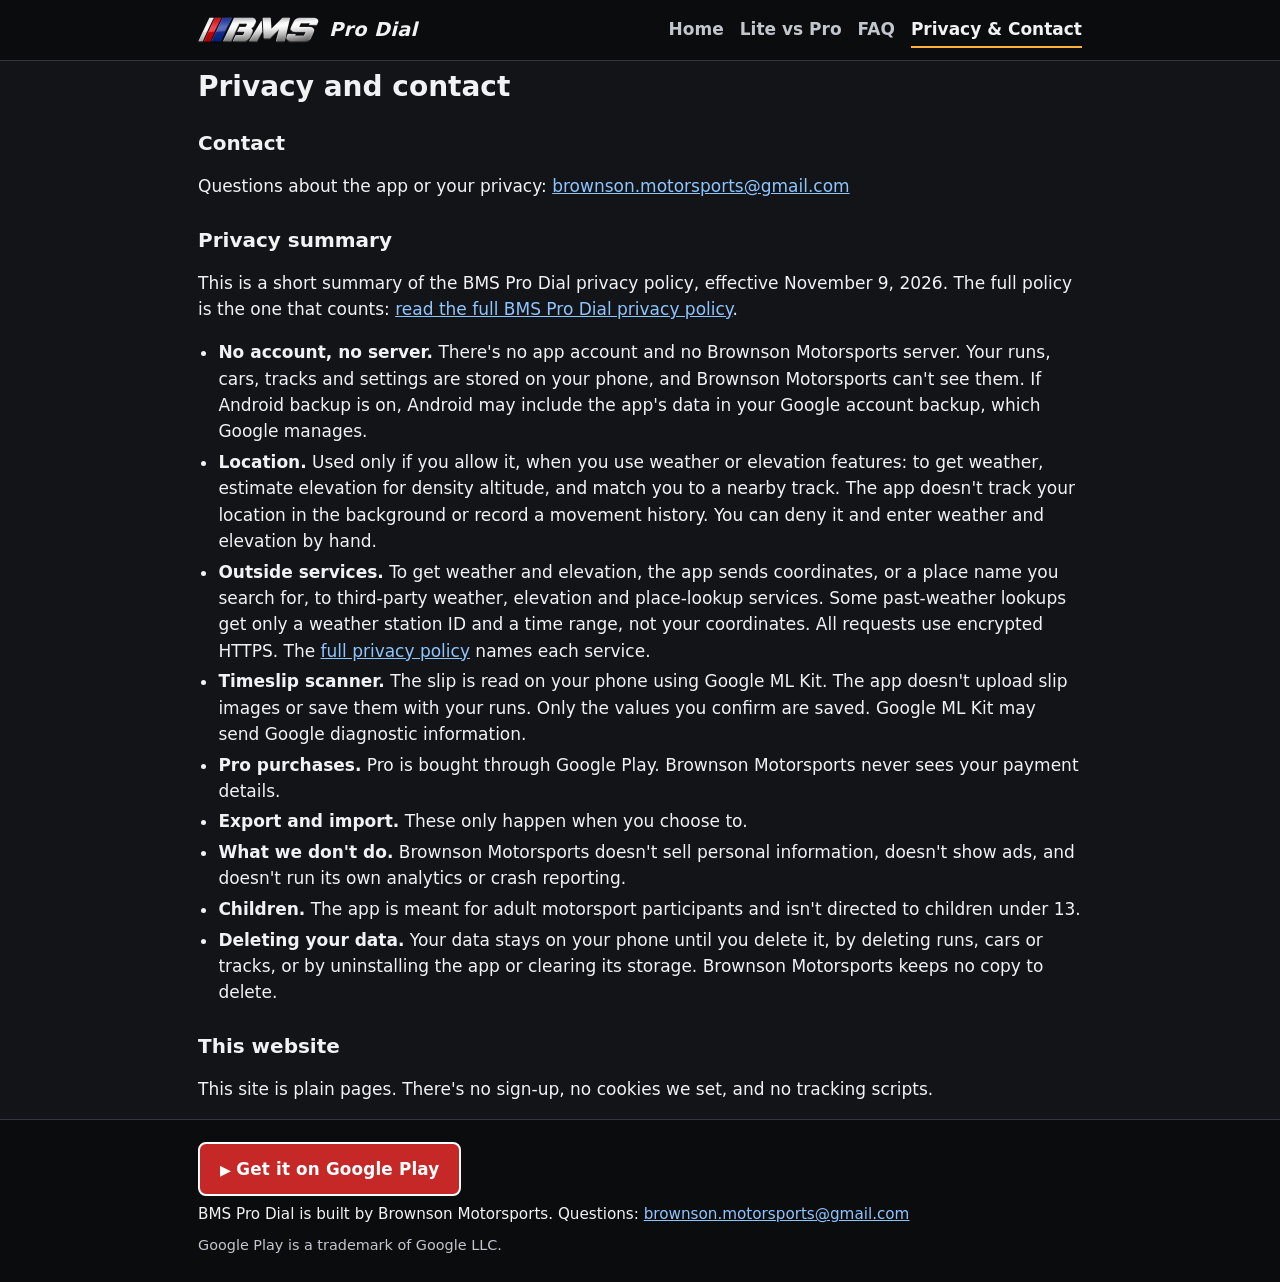
<file: privacy.html>
<!DOCTYPE html>
<html lang="en">
<head>
<meta charset="utf-8">
<meta name="viewport" content="width=device-width, initial-scale=1">
<title>Privacy and Contact: BMS Pro Dial</title>
<meta name="description" content="How to contact Brownson Motorsports about BMS Pro Dial, plus a short summary of how the app handles your data.">
<link rel="canonical" href="https://brownsonmotorsports.github.io/bms-pro-dial/privacy.html">
<meta property="og:type" content="website">
<meta property="og:site_name" content="BMS Pro Dial">
<meta property="og:title" content="Privacy and Contact: BMS Pro Dial">
<meta property="og:description" content="How to contact Brownson Motorsports about BMS Pro Dial, plus a short summary of how the app handles your data.">
<meta property="og:url" content="https://brownsonmotorsports.github.io/bms-pro-dial/privacy.html">
<meta property="og:image" content="https://brownsonmotorsports.github.io/bms-pro-dial/images/og-image.jpg">
<meta property="og:image:width" content="1200">
<meta property="og:image:height" content="630">
<meta property="og:image:alt" content="BMS logo and the words Pro Dial, drag racing logbook and dial-in app for Android, next to the app's Weather screen">
<meta name="twitter:card" content="summary_large_image">
<link rel="icon" href="favicon.ico" sizes="any">
<link rel="icon" type="image/png" sizes="192x192" href="images/icon-192.png">
<link rel="apple-touch-icon" href="apple-touch-icon.png">
<meta name="theme-color" content="#121417">
<link rel="stylesheet" href="style.css">
</head>
<body>
<a class="skip" href="#main">Skip to content</a>
<header class="site-head">
<div class="wrap head-row">
<a class="brand" href="index.html"><img class="brand-logo" src="images/bms-logo.png" alt="BMS" width="121" height="26"><span class="brand-name">Pro Dial</span></a>
<nav aria-label="Main"><a href="index.html">Home</a><a href="features.html">Lite vs Pro</a><a href="faq.html">FAQ</a><a href="privacy.html" aria-current="page">Privacy &amp; Contact</a></nav>
</div>
</header>
<main id="main" class="wrap">
<h1>Privacy and contact</h1>
<section>
<h2>Contact</h2>
<p>Questions about the app or your privacy: <a href="mailto:brownson.motorsports@gmail.com">brownson.motorsports@gmail.com</a></p>
</section>
<section>
<h2>Privacy summary</h2>
<p>This is a short summary of the BMS Pro Dial privacy policy, effective November 9, 2026. The full policy is the one that counts: <a href="https://docs.google.com/document/d/e/2PACX-1vQUaiBq6JSLtTSQjdzYVbl11FhaLXlGOtnTRpSNBzc0hlwMMgNGZH_if-6S7GwuutPNWNP2JfP5aX7R/pub">read the full BMS Pro Dial privacy policy</a>.</p>
<ul>
<li><strong>No account, no server.</strong> There's no app account and no Brownson Motorsports server. Your runs, cars, tracks and settings are stored on your phone, and Brownson Motorsports can't see them. If Android backup is on, Android may include the app's data in your Google account backup, which Google manages.</li>
<li><strong>Location.</strong> Used only if you allow it, when you use weather or elevation features: to get weather, estimate elevation for density altitude, and match you to a nearby track. The app doesn't track your location in the background or record a movement history. You can deny it and enter weather and elevation by hand.</li>
<li><strong>Outside services.</strong> To get weather and elevation, the app sends coordinates, or a place name you search for, to third-party weather, elevation and place-lookup services. Some past-weather lookups get only a weather station ID and a time range, not your coordinates. All requests use encrypted HTTPS. The <a href="https://docs.google.com/document/d/e/2PACX-1vQUaiBq6JSLtTSQjdzYVbl11FhaLXlGOtnTRpSNBzc0hlwMMgNGZH_if-6S7GwuutPNWNP2JfP5aX7R/pub">full privacy policy</a> names each service.</li>
<li><strong>Timeslip scanner.</strong> The slip is read on your phone using Google ML Kit. The app doesn't upload slip images or save them with your runs. Only the values you confirm are saved. Google ML Kit may send Google diagnostic information.</li>
<li><strong>Pro purchases.</strong> Pro is bought through Google Play. Brownson Motorsports never sees your payment details.</li>
<li><strong>Export and import.</strong> These only happen when you choose to.</li>
<li><strong>What we don't do.</strong> Brownson Motorsports doesn't sell personal information, doesn't show ads, and doesn't run its own analytics or crash reporting.</li>
<li><strong>Children.</strong> The app is meant for adult motorsport participants and isn't directed to children under 13.</li>
<li><strong>Deleting your data.</strong> Your data stays on your phone until you delete it, by deleting runs, cars or tracks, or by uninstalling the app or clearing its storage. Brownson Motorsports keeps no copy to delete.</li>
</ul>
</section>
<section>
<h2>This website</h2>
<p>This site is plain pages. There's no sign-up, no cookies we set, and no tracking scripts.</p>
</section>

</main>
<footer class="site-foot">
<div class="wrap">
<p><a class="play-btn" href="https://play.google.com/store/apps/details?id=com.brownsonmotorsports.bmsprodial">Get it on Google Play</a></p>
<p>BMS Pro Dial is built by Brownson Motorsports. Questions: <a href="mailto:brownson.motorsports@gmail.com">brownson.motorsports@gmail.com</a></p>
<p class="small">Google Play is a trademark of Google LLC.</p>
</div>
</footer>
</body>
</html>
</file>
<file: style.css>
/* BMS Pro Dial site. Plain CSS, system fonts, no external files. */
:root{--bg:#121417;--panel:#1c1f24;--line:#33383f;--text:#f1f2f4;--muted:#c2c7ce;--amber:#ffb13b;--btn:#c62828;--btn-hover:#a61f1f;--link:#8ec5ff}
*{box-sizing:border-box}
html{-webkit-text-size-adjust:100%}
body{margin:0;background:var(--bg);color:var(--text);font:17px/1.55 system-ui,-apple-system,"Segoe UI",Roboto,Arial,sans-serif}
.wrap{max-width:920px;margin:0 auto;padding:0 18px}
a{color:var(--link)}
a:focus-visible,.play-btn:focus-visible{outline:3px solid var(--amber);outline-offset:2px}
.skip{position:absolute;left:-999px;top:0;background:var(--amber);color:#000;padding:8px 12px;z-index:10}
.skip:focus{left:8px}
.site-head{background:#0b0c0e;border-bottom:1px solid var(--line)}
.head-row{display:flex;flex-wrap:wrap;align-items:center;justify-content:space-between;gap:6px 18px;padding-top:12px;padding-bottom:12px}
.brand{display:inline-flex;align-items:center;gap:10px;color:var(--text);text-decoration:none;font-weight:800;font-size:1.2rem;letter-spacing:.02em}
.brand-logo{display:block;height:26px;width:auto}
.brand-name{font-style:italic}
nav{display:flex;flex-wrap:wrap;gap:4px 16px}
nav a{color:var(--muted);text-decoration:none;padding:4px 0;font-weight:600}
nav a:hover{color:var(--text)}
nav a[aria-current="page"]{color:var(--text);border-bottom:2px solid var(--amber)}
main{padding-top:20px;padding-bottom:28px}
h1{font-size:1.75rem;line-height:1.2;margin:.3em 0 .4em}
h2{font-size:1.25rem;line-height:1.25;margin:1.4em 0 .4em}
.kicker{color:var(--amber);text-transform:uppercase;font-weight:800;letter-spacing:.06em;font-size:.85rem;margin:0}
.lead{font-size:1.12rem;color:var(--text)}
.small{font-size:.9rem;color:var(--muted)}
ul{padding-left:1.2em}
li{margin:.25em 0}
.hero{padding:8px 0 4px}
.play-btn{display:inline-block;background:var(--btn);color:#fff;font-weight:800;text-decoration:none;padding:12px 20px;border-radius:8px;font-size:1.05rem;border:2px solid #fff;letter-spacing:.01em}
.play-btn::before{content:"\25B6\00A0";font-size:.85em}
.play-btn:hover{background:var(--btn-hover)}
.headline{background:var(--panel);border:1px solid var(--line);border-left:5px solid var(--amber);border-radius:8px;padding:6px 16px 10px;margin:18px 0}
.headline h2{margin-top:.3em}
.shots{display:grid;grid-template-columns:repeat(auto-fit,minmax(200px,1fr));gap:16px}
.shot{margin:0;background:var(--panel);border:1px solid var(--line);border-radius:10px;padding:8px}
.shot img{display:block;width:100%;height:auto;border-radius:6px}
.shot figcaption{font-size:.9rem;color:var(--muted);padding:6px 2px 0}
.table-wrap{overflow-x:auto}
table{border-collapse:collapse;width:100%;font-size:.95rem}
caption{text-align:left;color:var(--muted);padding-bottom:6px}
th,td{border:1px solid var(--line);padding:8px 10px;text-align:left;vertical-align:top}
thead th{background:var(--panel)}
tbody th{font-weight:normal}
td{min-width:4.6em}
td.yes{font-weight:700}
td.no{color:var(--muted)}
.qa{border-bottom:1px solid var(--line);padding-bottom:6px}
.qa h2{font-size:1.12rem}
.site-foot{border-top:1px solid var(--line);background:#0b0c0e;padding:14px 0 18px;font-size:.95rem}
.site-foot p{margin:.5em 0}
@media (max-width:480px){body{font-size:16px}h1{font-size:1.45rem}.play-btn{display:block;text-align:center}}
.headline-grid{display:grid;grid-template-columns:minmax(0,220px) 1fr;gap:18px;align-items:start;padding-top:10px}
.headline-shot{max-width:260px}
.builder{display:grid;grid-template-columns:minmax(0,360px) 1fr;gap:18px;align-items:start}
.olds-photo{margin:0}
.olds-photo img{display:block;width:100%;height:auto;aspect-ratio:1/1;object-fit:cover;border-radius:8px;border:1px solid var(--line)}
@media (max-width:640px){.headline-grid,.builder{grid-template-columns:1fr}.headline-shot{max-width:300px;margin:0 auto}}
@media (max-width:640px){.shots{grid-template-columns:repeat(2,minmax(0,1fr));gap:10px}.shot figcaption{font-size:.82rem}}
.tier{display:inline-block;font-size:.72rem;font-weight:800;letter-spacing:.06em;text-transform:uppercase;color:#121417;background:var(--amber);border-radius:4px;padding:1px 6px;vertical-align:middle}
.calc-group{font-size:1.05rem;margin:1.1em 0 .3em;color:var(--amber);text-transform:uppercase;letter-spacing:.05em}
.calcs{display:grid;grid-template-columns:repeat(auto-fit,minmax(240px,1fr));gap:8px}
.calc{background:var(--panel);border:1px solid var(--line);border-radius:8px;padding:8px 12px}
.calc h4{margin:0;font-size:1rem}
.calc p{margin:.2em 0 0;color:var(--muted);font-size:.93rem}
</file>
